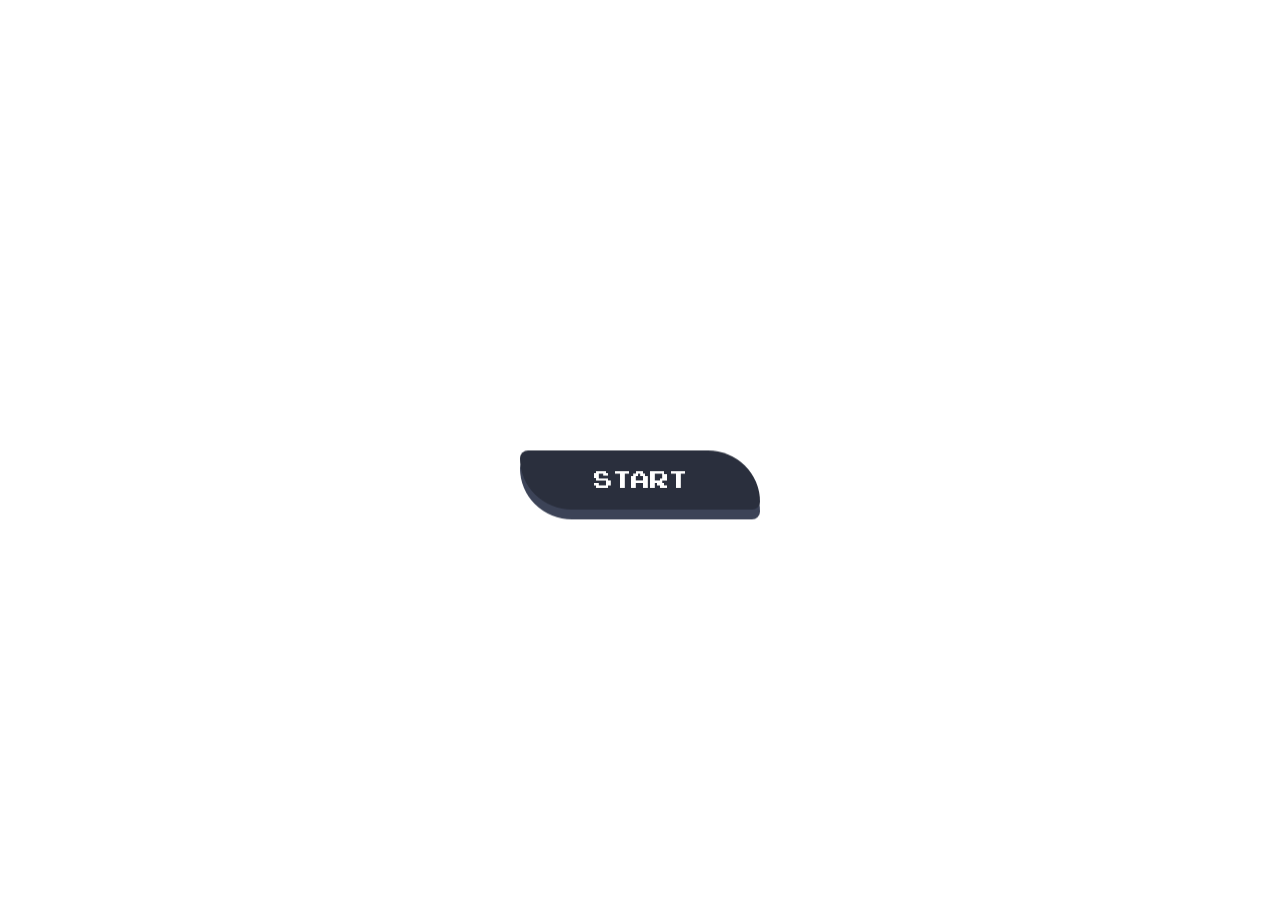
<file: games/pong_game.html>
<!DOCTYPE html>
<html lang="en">

<head>
    <meta charset="UTF-8">

    <!-- JS -->
    <script src="../res/js/p5/p5.min.js"></script>
    <script src="../res/js/p5/p5.sound.min.js"></script>


    <!-- MODEL -->

    <script src="../res/js/pong_game/sketch.js"></script>

    <script src="../res/js/pong_game/model/jugador.js"></script>
    <script src="../res/js/pong_game/model/ball.js"></script>
    <script src="../res/js/pong_game/model/enemyIA.js"></script>
    <script src="../res/js/pong_game/model/pong_game.js"></script>



    <!-- CSS -->
    <link rel="stylesheet" href="../res/css/common/global_variables.css">
    <link rel="stylesheet" href="../res/css/common/game_common.css">
    <link rel="stylesheet" href="../res/css/game/gameStyle.css">
    <link rel="stylesheet" href="../res/css/game/pong/pong.css">

    <title>PONG</title>
</head>

<body>
    <!--<p id="hola" class="visible" onclick=change()>Hola</p>
    <p id="adios" class="not-visible" onclick=change()>No puesto</p>-->
    <!--- <button onclick=change()>
        <a id="link" class="not-visible" href="pong_menu.html">AQUI</a>
    </button>-->
    <div id="startmenu">
        <div>
            <button class="arcade-btn" id="btn-start">Start</button>
        </div>

    </div>

    <div id="gamemenu">
        <div id="difficultySreen">
            <button class="arcade-btn" id="btn-easy">Easy</button>
            <button class="arcade-btn" id="btn-medium">Medium</button>
            <button class="arcade-btn" id="btn-impossible">Impossible</button>
            <button class="arcade-btn" id="btn-2players">2 Players</button>

        </div>

        <!--<div id="soundWrapper">
            <button id="soundButton" class="arcade-btn" aria-label="Toggle Sound"></button>
            <label for="soundButton">SOUND</label>
        </div>-->
    </div>

</body>

</html>
</file>
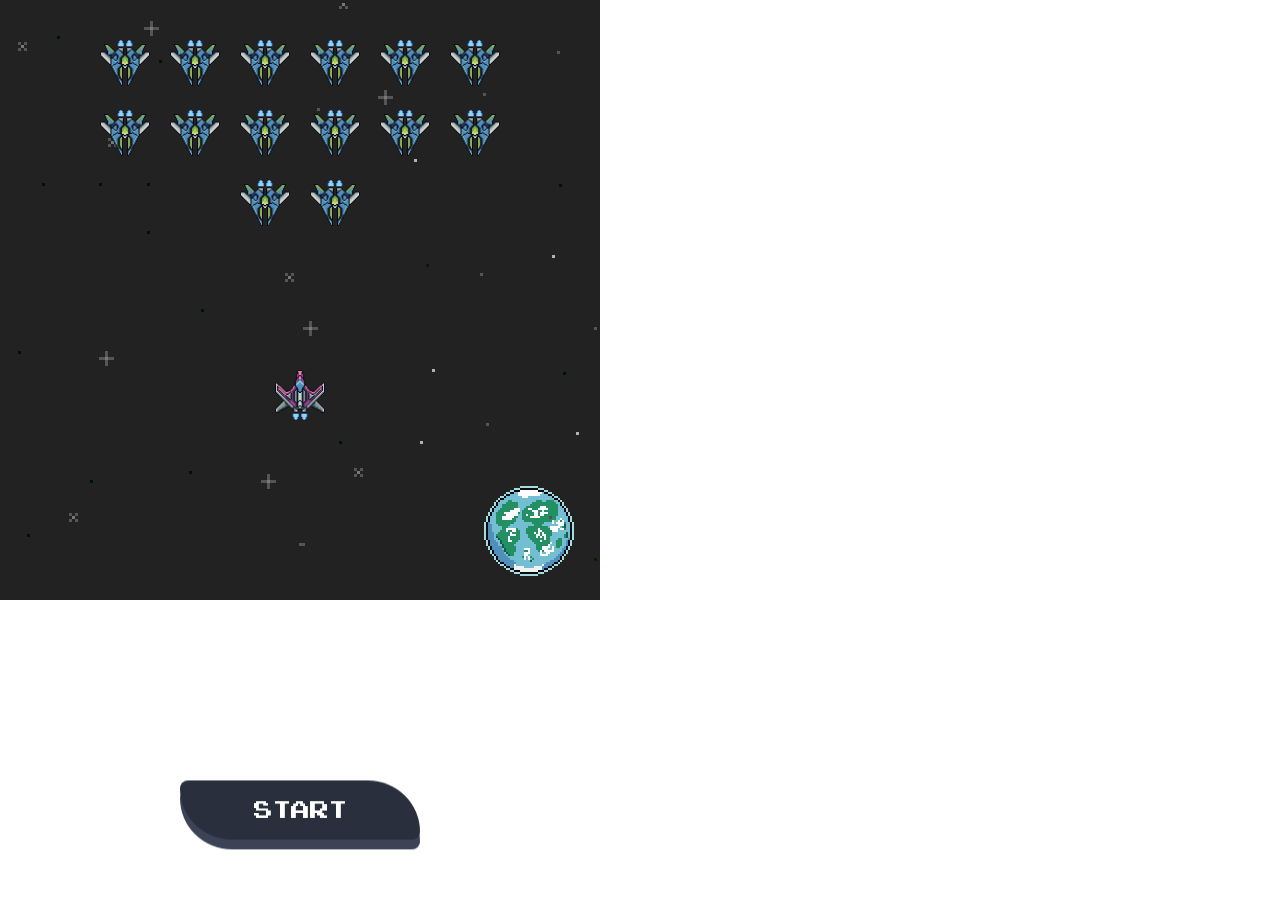
<file: games/space_invaders.html>
<!DOCTYPE html>
<html lang="en">
<head>
	<meta charset="UTF-8">

	<!-- JS -->
	<script src="../res/js/p5/p5.min.js"></script>
	<script src="../res/js/space_invaders/space_invaders.js"></script>

	<!-- Model -->
	<script src="../res/js/space_invaders/model/game/game.js"></script>
	<script src="../res/js/space_invaders/model/game/spaceInvaders.js"></script>

	<script src="../res/js/space_invaders/model/object/physicsObject.js"></script>
	<script src="../res/js/space_invaders/model/object/characterObject.js"></script>
	<script src="../res/js/space_invaders/model/object/ship.js"></script>
	
	<script src="../res/js/space_invaders/model/object/enemy/enemy.js"></script>
	<script src="../res/js/space_invaders/model/object/enemy/basicEnemy.js"></script>

	<script src="../res/js/space_invaders/model/object/bullet/bullet.js"></script>

	<script src="../res/js/space_invaders/model/animations/spcinvanimation.js"></script>
	<script src="../res/js/space_invaders/model/animations/imgAnimation.js"></script>
	<script src="../res/js/space_invaders/model/animations/shipExplosionAnimation.js"></script>
	<script src="../res/js/space_invaders/model/animations/SyncAnimation.js"></script>
	<script src="../res/js/space_invaders/model/animations/basicEnemyAnimation.js"></script>
	<!-- <script src="../res/js/space_invaders/model/animations/parabolaAnimation.js"></script> -->
	<script src="../res/js/space_invaders/model/animations/bessierAnimation.js"></script>
	<script src="../res/js/space_invaders/model/animations/shipHitAnimation.js"></script>

	<!-- Tools -->
	<script src="../res/js/space_invaders/tools/bessier.js"></script>
	<script src="../res/js/space_invaders/tools/randomGenerator.js"></script>

	<!-- CSS -->
	<link rel="stylesheet" href="../res/css/common/global_variables.css">
	<link rel="stylesheet" href="../res/css/common/game_common.css">
	<link rel="stylesheet" href="../res/css/game/gameStyle.css">
	<link rel="stylesheet" href="../res/css/game/space_invaders/space_invaders.css">

	<title>Space Invaders</title>
</head>
<body>
	<div id="mainmenu">
		<div id="enemyhorde">
			<img src="../res/img/space_invaders/ships/ship_3.png" id="ship" class="ship enemy">
			<img src="../res/img/space_invaders/ships/ship_3.png" id="ship" class="ship enemy">
			<img src="../res/img/space_invaders/ships/ship_3.png" id="ship" class="ship enemy">
			<img src="../res/img/space_invaders/ships/ship_3.png" id="ship" class="ship enemy">
			<img src="../res/img/space_invaders/ships/ship_3.png" id="ship" class="ship enemy">
			<img src="../res/img/space_invaders/ships/ship_3.png" id="ship" class="ship enemy">
			<img src="../res/img/space_invaders/ships/ship_3.png" id="ship" class="ship enemy">
			<img src="../res/img/space_invaders/ships/ship_3.png" id="ship" class="ship enemy">
			<img src="../res/img/space_invaders/ships/ship_3.png" id="ship" class="ship enemy">
			<img src="../res/img/space_invaders/ships/ship_3.png" id="ship" class="ship enemy">
			<img src="../res/img/space_invaders/ships/ship_3.png" id="ship" class="ship enemy">
			<img src="../res/img/space_invaders/ships/ship_3.png" id="ship" class="ship enemy">
			<img src="../res/img/space_invaders/ships/ship_3.png" id="ship" class="ship enemy">
			<img src="../res/img/space_invaders/ships/ship_3.png" id="ship" class="ship enemy">
		</div>
		<img src="../res/img/space_invaders/ships/ship_6.png" id="player" class="ship">
		<button id="btnstart">Start</button>
	</div>
</body>
</html>
</file>
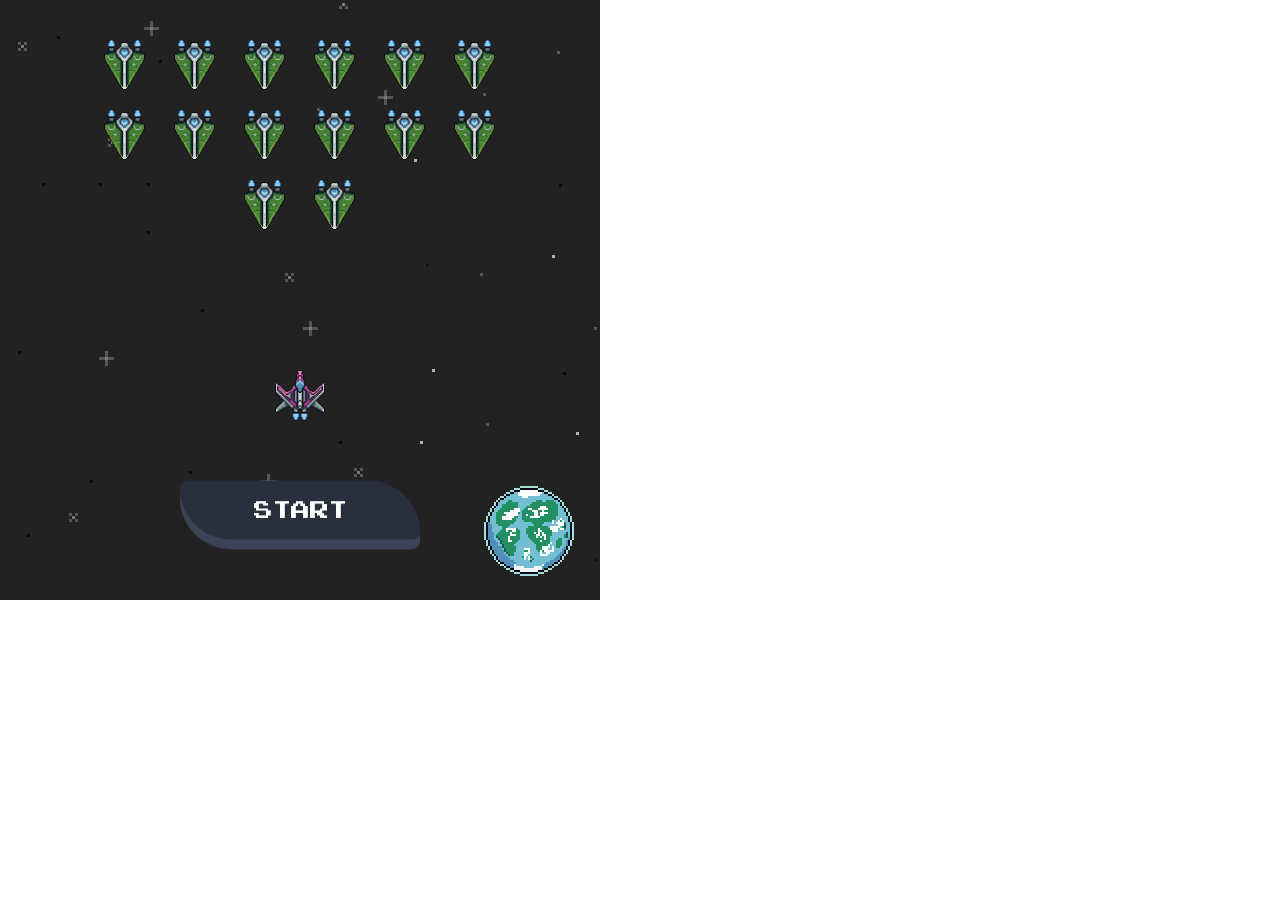
<file: games/spaceInvaders.html>
<!DOCTYPE html>
<html lang="en">
<head>
	<meta charset="UTF-8">

	<!-- JS -->
	<script src="../res/js/p5/p5.min.js"></script>
	<script src="../res/js/spaceInvaders/sketch.js"></script>

	<!-- Model -->
	<script src="../res/js/spaceInvaders/model/game/game.js"></script>
	<script src="../res/js/spaceInvaders/model/game/spaceInvaders.js"></script>

	<script src="../res/js/spaceInvaders/model/object/physicsObject.js"></script>
	<script src="../res/js/spaceInvaders/model/object/characterObject.js"></script>
	<script src="../res/js/spaceInvaders/model/object/ship.js"></script>
	
	<script src="../res/js/spaceInvaders/model/object/enemy/enemy.js"></script>

	<script src="../res/js/spaceInvaders/model/object/bullet/bullet.js"></script>

	<script src="../res/js/spaceInvaders/model/game/stats/statsSpaceInvaders.js"></script>

	<script src="../res/js/spaceInvaders/model/animations/spcinvanimation.js"></script>
	<script src="../res/js/spaceInvaders/model/animations/imgAnimation.js"></script>
	<script src="../res/js/spaceInvaders/model/animations/shipExplosionAnimation.js"></script>
	<script src="../res/js/spaceInvaders/model/animations/SyncAnimation.js"></script>
	<script src="../res/js/spaceInvaders/model/animations/basicEnemyAnimation.js"></script>
	<script src="../res/js/spaceInvaders/model/animations/bessierAnimation.js"></script>
	<script src="../res/js/spaceInvaders/model/animations/shipHitAnimation.js"></script>
	<script src="../res/js/spaceInvaders/model/animations/hoverAnimation.js"></script>

	<!-- Tools -->
	<script src="../res/js/spaceInvaders/tools/bessier.js"></script>
	<script src="../res/js/spaceInvaders/tools/randomGenerator.js"></script>

	<!-- CSS -->
	<link rel="stylesheet" href="../res/css/common/global_variables.css">
	<link rel="stylesheet" href="../res/css/common/game_common.css">
	<link rel="stylesheet" href="../res/css/game/gameStyle.css">
	<link rel="stylesheet" href="../res/css/game/spaceInvaders/spaceInvaders.css">

	<title>Space Invaders</title>
</head>
<body>
	<div id="mainmenu">
		<div id="enemyhorde">
			<img src="../res/img/spaceInvaders/enemies/ship_tutorial.png" id="ship" class="ship enemy">
			<img src="../res/img/spaceInvaders/enemies/ship_tutorial.png" id="ship" class="ship enemy">
			<img src="../res/img/spaceInvaders/enemies/ship_tutorial.png" id="ship" class="ship enemy">
			<img src="../res/img/spaceInvaders/enemies/ship_tutorial.png" id="ship" class="ship enemy">
			<img src="../res/img/spaceInvaders/enemies/ship_tutorial.png" id="ship" class="ship enemy">
			<img src="../res/img/spaceInvaders/enemies/ship_tutorial.png" id="ship" class="ship enemy">
			<img src="../res/img/spaceInvaders/enemies/ship_tutorial.png" id="ship" class="ship enemy">
			<img src="../res/img/spaceInvaders/enemies/ship_tutorial.png" id="ship" class="ship enemy">
			<img src="../res/img/spaceInvaders/enemies/ship_tutorial.png" id="ship" class="ship enemy">
			<img src="../res/img/spaceInvaders/enemies/ship_tutorial.png" id="ship" class="ship enemy">
			<img src="../res/img/spaceInvaders/enemies/ship_tutorial.png" id="ship" class="ship enemy">
			<img src="../res/img/spaceInvaders/enemies/ship_tutorial.png" id="ship" class="ship enemy">
			<img src="../res/img/spaceInvaders/enemies/ship_tutorial.png" id="ship" class="ship enemy">
			<img src="../res/img/spaceInvaders/enemies/ship_tutorial.png" id="ship" class="ship enemy">
		</div>
		<img src="../res/img/spaceInvaders/ships/ship.png" id="player" class="ship">
		<button id="btnstart" class="arcade-btn">Start</button>
	</div>
	<div id="gameover">
		<h2>Game over</h2>
		<div class="results">
			<!-- <div> -->
				<div class="enemyresult">
					<img src="../res/img/spaceInvaders/enemies/ship_tutorial.png" class="ship enemy">
					<label id="scoreTutorial">x10</label>
				</div>
			<!-- </div> -->
			<br>
			<div>
				<div class="enemyresult">
					<label id="scoreIce">x10</label>
					<img src="../res/img/spaceInvaders/enemies/ship_ice.png" class="ship enemy">
				</div>
				<div class="enemyresult">
					<img src="../res/img/spaceInvaders/enemies/ship_ice_fast.png" class="ship enemy">
					<label id="scoreIceFast">x10</label>
				</div>
			</div>
			<br>
			<div>
				<div class="enemyresult">
					<label id="scoreFire">x10</label>
					<img src="../res/img/spaceInvaders/enemies/ship_fire.png" class="ship enemy">
				</div>
				<div class="enemyresult">
					<img src="../res/img/spaceInvaders/enemies/ship_fire_fast.png" class="ship enemy">
					<label id="scoreFireFast">x10</label>
				</div>
			</div>
			<br>
			<div>
				<div class="enemyresult">
					<label id="scoreBeholder">x10</label>
					<img src="../res/img/spaceInvaders/enemies/Beholder.png" class="ship enemy boss">
				</div>
				<div class="enemyresult">
					<img src="../res/img/spaceInvaders/enemies/Emissary.png" class="ship enemy boss">
					<label id="scoreEmissary">x10</label>
				</div>
			</div>
		</div>
		<h3>Thanks for playing!</h3>
		<button id="btnrestart" class="arcade-btn">Play Again</button>
	</div>
</body>
</html>
</file>
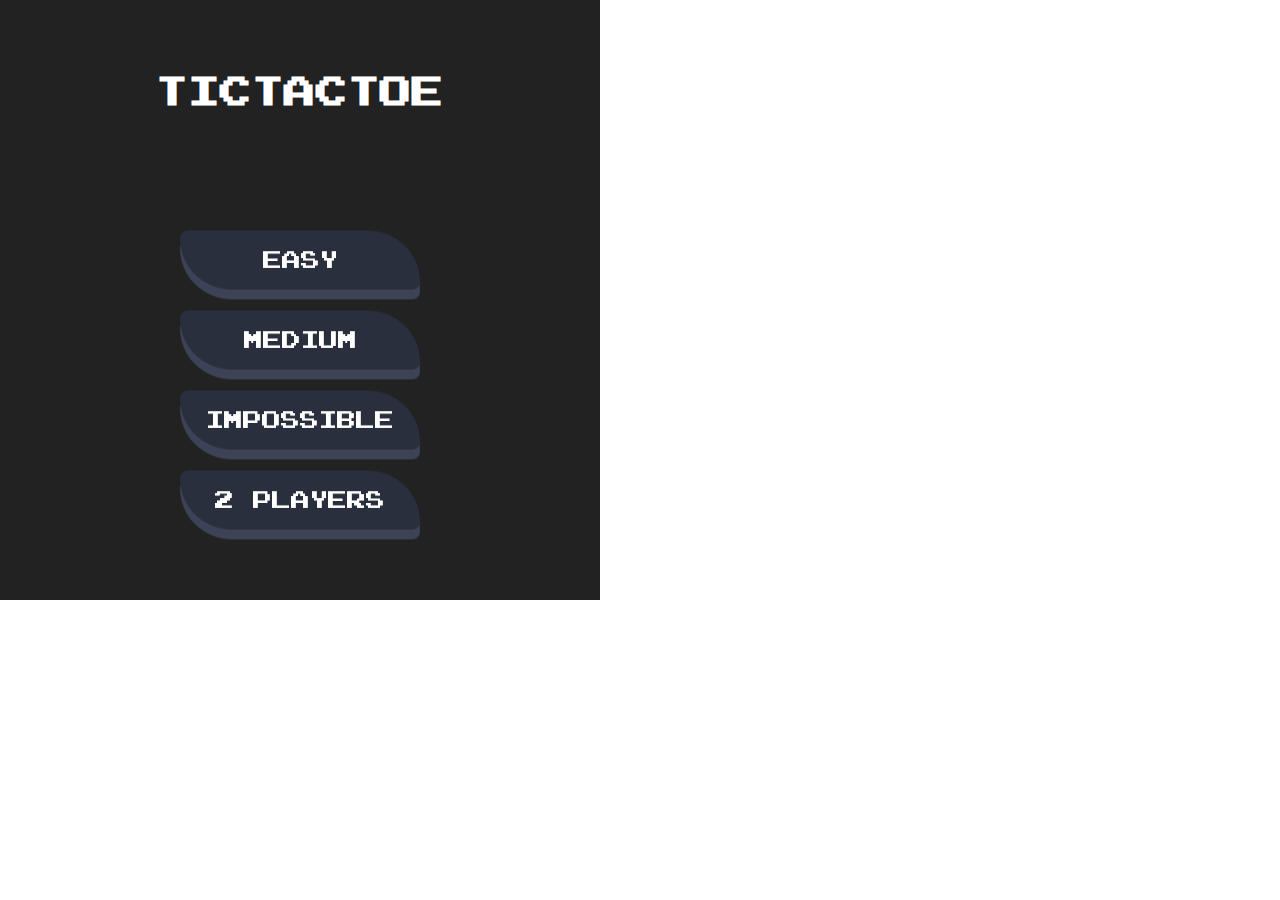
<file: games/tictactoe.html>
<!DOCTYPE html>
<html lang="en">
<head>
	<meta charset="UTF-8">

	<!-- JS -->
	<script src="../res/js/tictactoe/sketch.js"></script>

	<script src="../res/js/tictactoe/model/tictactoe.js"></script>
	<script src="../res/js/tictactoe/model/tictactoeUI.js"></script>
	<script src="../res/js/tictactoe/model/tictactoeUI_AI.js"></script>
	<script src="../res/js/tictactoe/model/TictactoeAI.js"></script>

	<!-- CSS -->
	<link rel="stylesheet" href="../res/css/common/global_variables.css">
	<link rel="stylesheet" href="../res/css/common/game_common.css">
	<link rel="stylesheet" href="../res/css/game/gameStyle.css">
	<link rel="stylesheet" href="../res/css/game/tictactoe/tictactoe.css">

	<title>TicTacToe</title>
</head>
<body>
	<div id="mainmenu">
		<h1>Tictactoe</h1>
		<div>
			<button class="arcade-btn" id="btn-easy">Easy</button>
			<button class="arcade-btn" id="btn-medium">Medium</button>
			<button class="arcade-btn" id="btn-impossible">Impossible</button>
			<button class="arcade-btn" id="btn-2players">2 Players</button>
		</div>
	</div>
	<div id="gamemenu">
		<div class="row">
			<div class="cell">
				<div class="cross unselected">
					<div class="line"></div>
					<div class="line"></div>
				</div>
				<div class="circle unselected">
					<div></div>
				</div>
			</div>
			<div class="cell">
				<div class="cross unselected">
					<div class="line"></div>
					<div class="line"></div>
				</div>
				<div class="circle unselected">
					<div></div>
				</div>
			</div>
			<div class="cell">
				<div class="cross unselected">
					<div class="line"></div>
					<div class="line"></div>
				</div>
				<div class="circle unselected">
					<div></div>
				</div>
			</div>
		</div>
		<div class="row">
			<div class="cell">
				<div class="cross unselected">
					<div class="line"></div>
					<div class="line"></div>
				</div>
				<div class="circle unselected">
					<div></div>
				</div>
			</div>
			<div class="cell">
				<div class="cross unselected">
					<div class="line"></div>
					<div class="line"></div>
				</div>
				<div class="circle unselected">
					<div></div>
				</div>
			</div>
			<div class="cell">
				<div class="cross unselected">
					<div class="line"></div>
					<div class="line"></div>
				</div>
				<div class="circle unselected">
					<div></div>
				</div>
			</div>
		</div>
		<div class="row">
			<div class="cell">
				<div class="cross unselected">
					<div class="line"></div>
					<div class="line"></div>
				</div>
				<div class="circle unselected">
					<div></div>
				</div>
			</div>
			<div class="cell">
				<div class="cross unselected">
					<div class="line"></div>
					<div class="line"></div>
				</div>
				<div class="circle unselected">
					<div></div>
				</div>
			</div>
			<div class="cell">
				<div class="cross unselected">
					<div class="line"></div>
					<div class="line"></div>
				</div>
				<div class="circle unselected">
					<div></div>
				</div>
			</div>
		</div>
	</div>
</body>
</html>
</file>
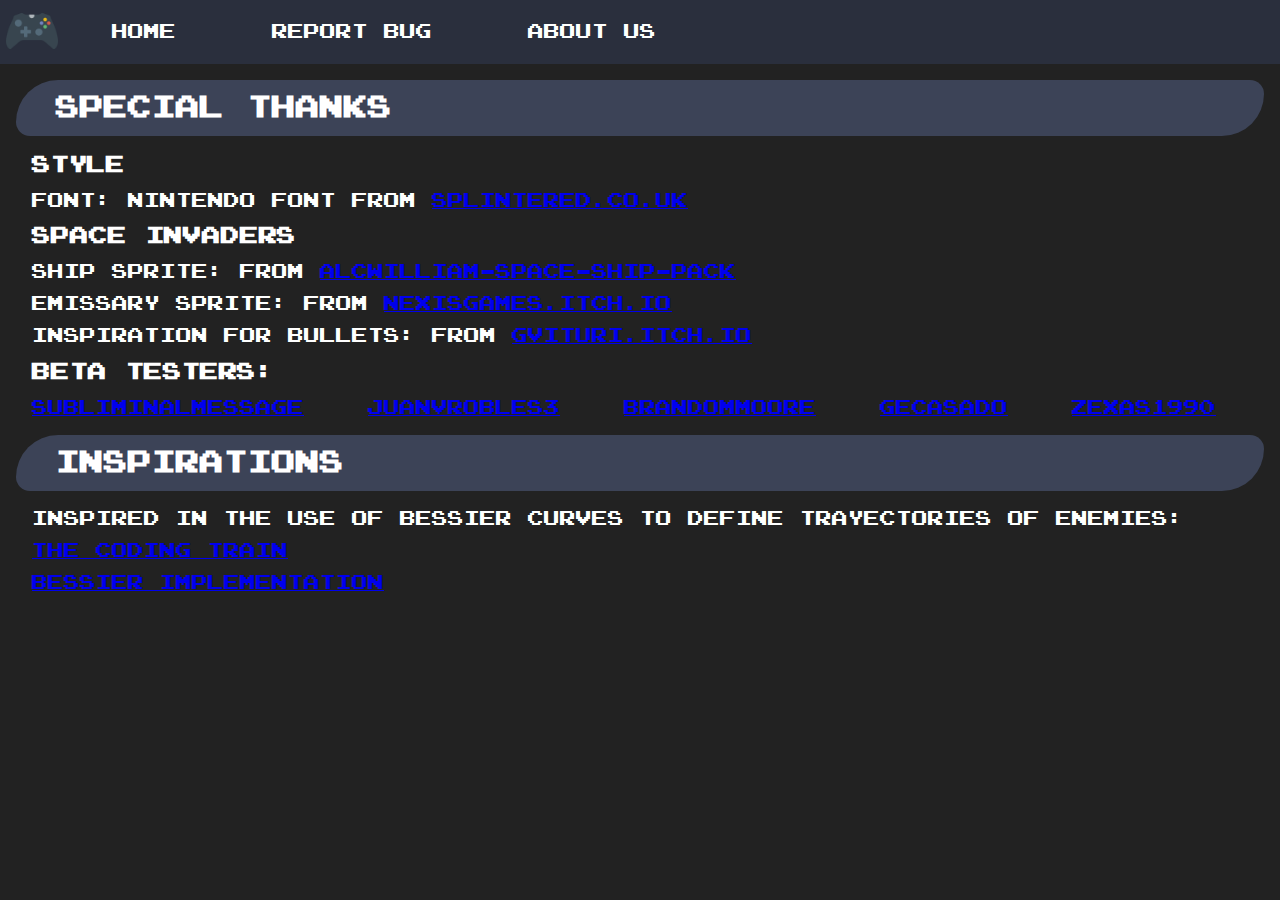
<file: pages/aboutUs.html>
<!DOCTYPE html>
<html lang="en">
<head>
	<meta charset="UTF-8">

	<!-- JS -->
	<!-- <script src="../res/js/"></script> -->

	<!-- CSS -->
	<link rel="stylesheet" href="../res/css/common/global_style.css">
	<link rel="stylesheet" href="../res/css/common/global_variables.css">
	<link rel="stylesheet" href="../res/css/common/header/header.css">

	<!-- Web icon -->
	<link rel="icon" href="../res/img/logos/gameRoom.png">

	<title>About us</title>
</head>
<body>
	<div id="header">
		<a href="./mainMenu.html">
			<img class="logo" src="../res/img/logos/gameRoomDetailed.png" alt="Inicio">
			<a class="link" href="./mainMenu.html">Home</a>
			<a class="link" href="./bugReport.html">Report Bug</a>
			<a class="link" href="./aboutUs.html">About us</a>
		</a>
	</div>

	<h2>Special thanks</h2>
	<h3>Style</h3>
	<p>
		Font: Nintendo font from
		<a href="https://www.splintered.co.uk/experiments/132/">
			splintered.co.uk
		</a>
	</p>
	
	<h3>Space Invaders</h3>
	<p>
		Ship sprite: from
		<a href="https://alcwilliam.itch.io/alcwilliam-space-ship-pack">
			alcwilliam-space-ship-pack
		</a>
	</p>
	<p>
		Emissary sprite: from
		<a href="https://nexisgames.itch.io/spaceships">
			nexisgames.itch.io
		</a>
	</p>
	<p>
		Inspiration for bullets: from
		<a href="https://gvituri.itch.io/space-shooter">
			gvituri.itch.io
		</a>
	</p>

	<h3>Beta testers:</h3>
	<a href="https://github.com/SubliminalMessage">SubliminalMessage</a>
	<a href="https://github.com/JuanVRobles3">JuanVRobles3</a>
	<a href="https://github.com/Brandommoore">Brandommoore</a>
	<a href="https://github.com/gecasado">gecasado</a>
	<a href="https://github.com/Zexas1990">Zexas1990</a>


	<h2>Inspirations</h2>
	<p>
		<p>Inspired in the use of Bessier curves to define trayectories of enemies:</p>
		<p>
			<a href="https://editor.p5js.org/codingtrain/sketches/kZ8dpklQg">The coding train</a> 
		</p>
		<p>
			<a href="https://github.com/peilingjiang/p5.bezier/blob/main/src/p5.bezier.js">Bessier implementation</a>
		</p>
	</p>

</body>
</html>
</file>
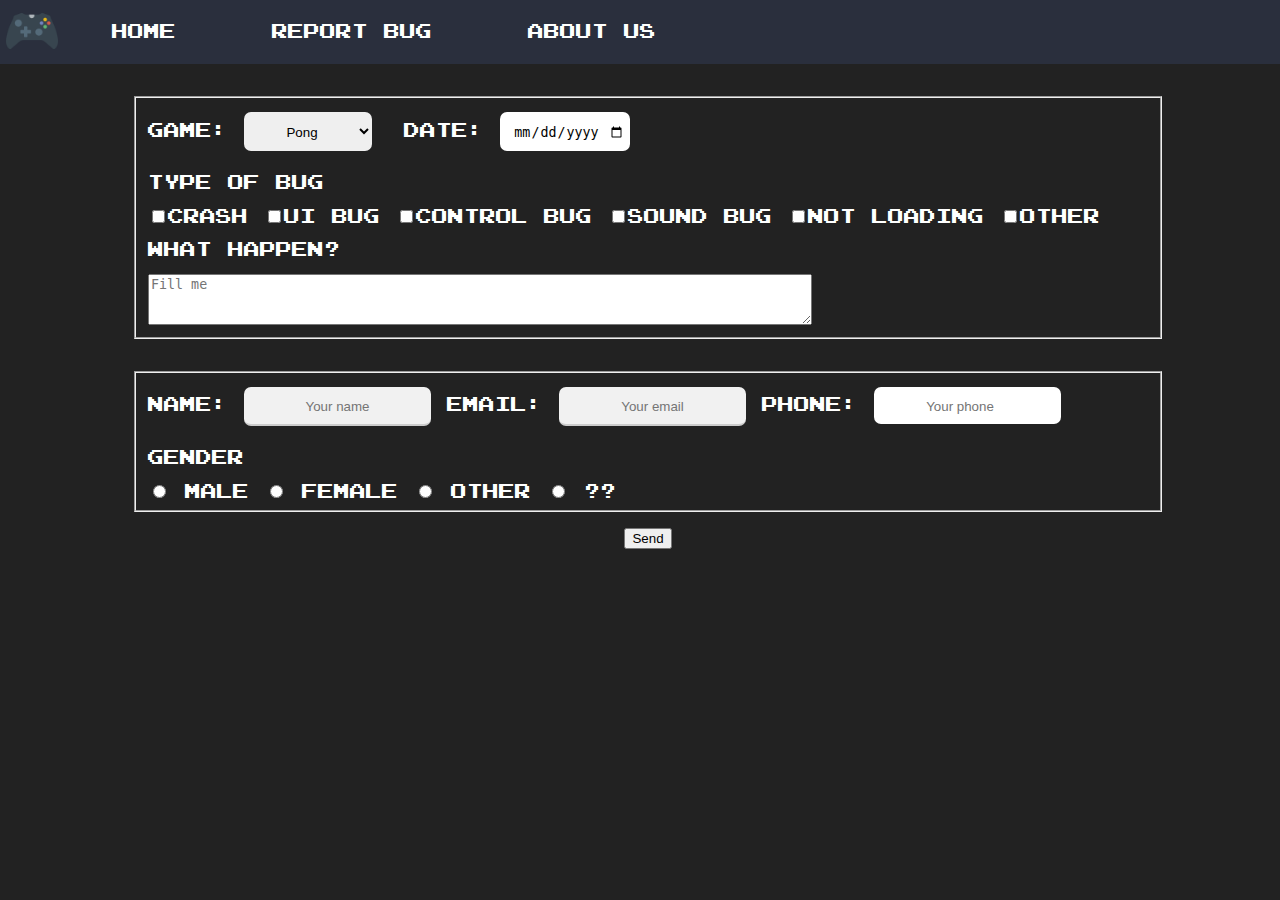
<file: pages/bugReport.html>
<!DOCTYPE html>
<html lang="en">
<head>
	<meta charset="UTF-8">

	<!-- JS -->
	<script src="../res/js/bugReport/bugReport.js"></script>

	<!-- CSS -->
	<link rel="stylesheet" href="../res/css/common/global_style.css">
	<link rel="stylesheet" href="../res/css/common/global_variables.css">
	<link rel="stylesheet" href="../res/css/common/header/header.css">
	<link rel="stylesheet" href="../res/css/bugReport/bugReport.css">

	<!-- Web icon -->
	<link rel="icon" href="../res/img/logos/gameRoom.png">

	<title>GameRoom</title>
</head>
<body>
	<div id="header">
		<a href="./mainMenu.html">
			<img class="logo" src="../res/img/logos/gameRoomDetailed.png" alt="Inicio">
			<a class="link" href="./mainMenu.html">Home</a>
			<a class="link" href="./bugReport.html">Report Bug</a>
			<a class="link" href="./aboutUs.html">About us</a>
		</a>
	</div>

	<form name="datos" method="post" action="mailto:mail@github.com">
		<fieldset>
			<!-- El bug -->
			<label>Game:</label>
			<select name="game" id="gameSelector">
				<!-- filled with js -->
			</select>
			<label>Date:</label>
			<input type="date" name="date" id="datePicker">
			<p>Type of bug</p>
			<div>
				<input type="checkbox" name="Crash">Crash
				<input type="checkbox" name="UI bug">UI bug
				<input type="checkbox" name="Control bug">Control bug
				<input type="checkbox" name="Sound bug">Sound bug
				<input type="checkbox" name="Not loading">Not loading
				<input type="checkbox" name="Other">Other
			</div>
			<p>What happen?</p>
			<textarea rows="3" cols="80" placeholder="Fill me"></textarea>
		</fieldset>
		
		<fieldset>
			<!-- Datos usuario que reporta -->
			<label for="username">Name:</label>
			<input type="text" name="username" id="username" placeholder="Your name">
			<label for="email">Email:</label>
			<input type="text" name="email" id="email" placeholder="Your email">
			<label for="phone">Phone:</label>
			<input type="number" name="phone" id="phone" placeholder="Your phone">
			<p>Gender</p>
			<div>
				<input type="radio" name="sexo"> male
				<input type="radio" name="sexo"> female
				<input type="radio" name="sexo"> other
				<input type="radio" name="sexo"> ??
			</div>
		</fieldset>
		<input type="submit" value="Send" >
	</form>
</body>
</html>
</file>
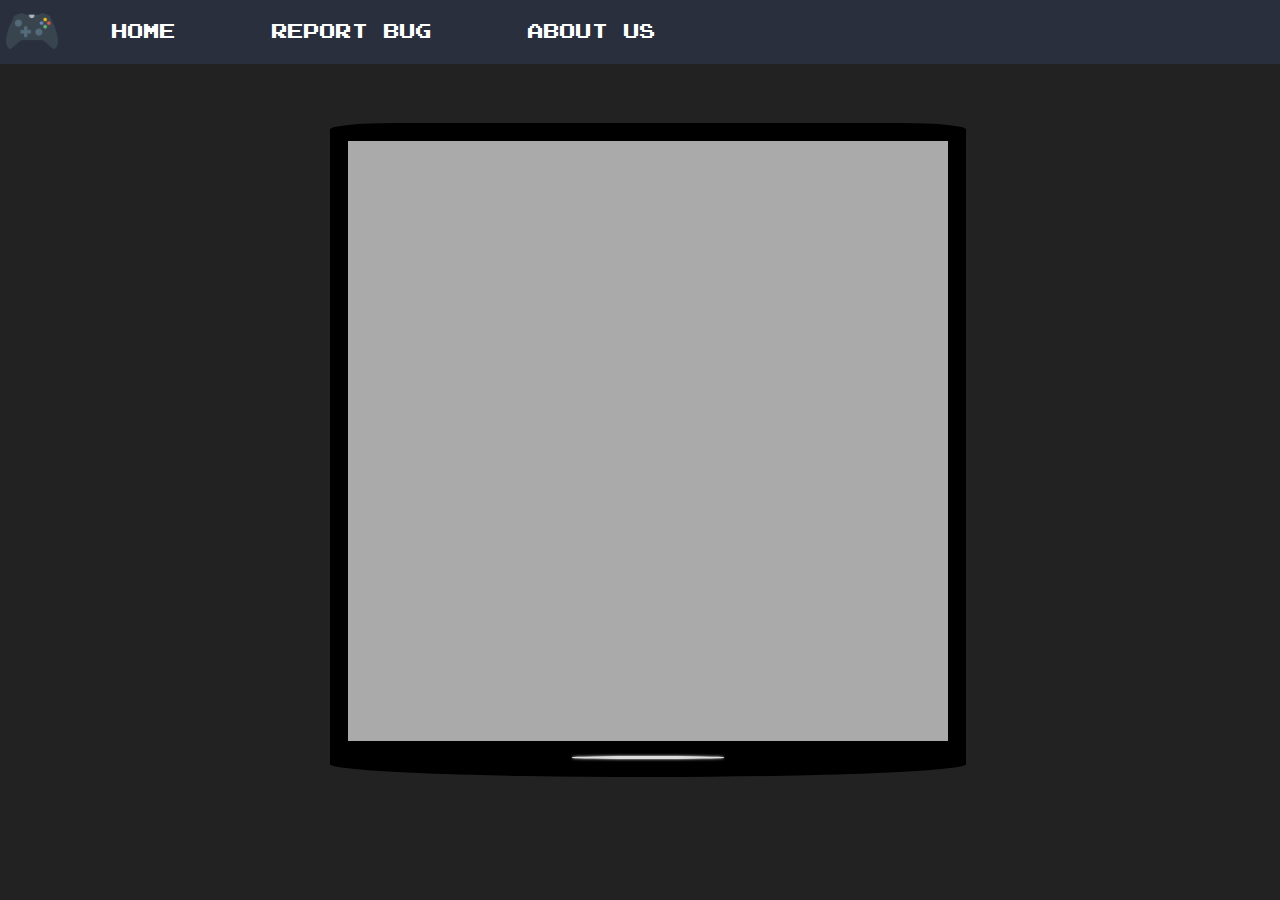
<file: pages/gameMenu.html>
<!DOCTYPE html>
<html lang="en">
<head>
	<meta charset="UTF-8">

	<!-- JS -->
	<script src="../res/js/gameMenu/gameMenu.js"></script>

	<!-- CSS -->
	<link rel="stylesheet" href="../res/css/common/global_style.css">
	<link rel="stylesheet" href="../res/css/common/global_variables.css">
	<link rel="stylesheet" href="../res/css/common/header/header.css">
	<link rel="stylesheet" href="../res/css/gameMenu/gameMenu.css">

	<!-- Icon -->
	<link rel="icon" id="icon" href="../res/img/logos/gameRoomDetailed.png">
	<title></title>
</head>
<body>
	<div id="header">
		<a href="./mainMenu.html">
			<img class="logo" src="../res/img/logos/gameRoomDetailed.png" alt="Inicio">
			<a class="link" href="./mainMenu.html">Home</a>
			<a class="link" href="./bugReport.html">Report Bug</a>
			<a class="link" href="./aboutUs.html">About us</a>
		</a>
	</div>

	<div id="monitorcontainer">
		<h1 id="title"></h1>
		<div id="monitor">
			<iframe id="monitorscreen" src="" frameborder="0"></iframe>
			<div id="bottombar"></div>
		</div>
		<div id="description"></div>
	</div>
</body>
</html>
</file>
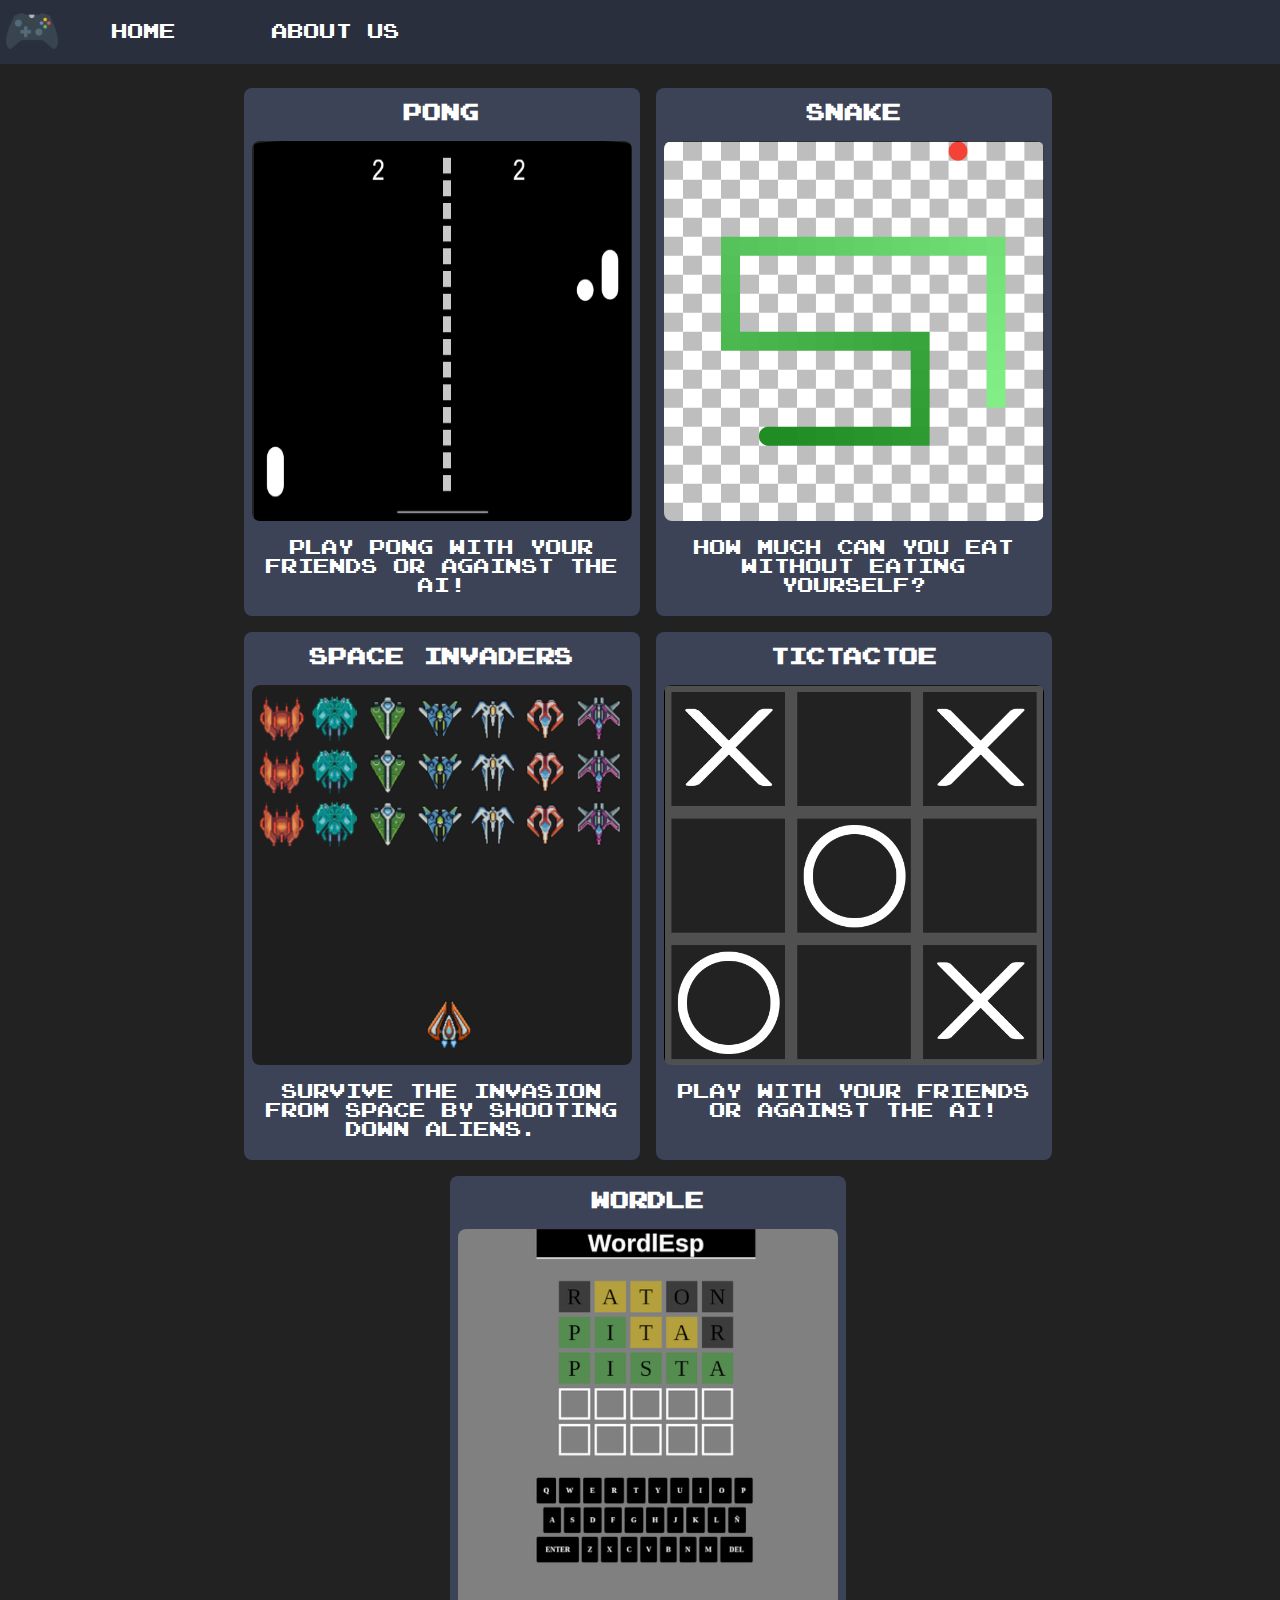
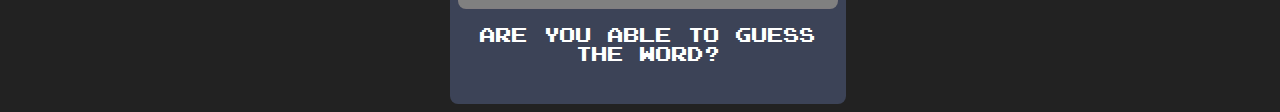
<file: pages/mainMenu.html>
<!DOCTYPE html>
<html lang="en">
<head>
	<meta charset="UTF-8">

	<!-- JS -->
	<script src="../res/js/mainMenu/mainMenu.js"></script>

	<!-- CSS -->
	<link rel="stylesheet" href="../res/css/common/global_style.css">
	<link rel="stylesheet" href="../res/css/common/global_variables.css">
	<link rel="stylesheet" href="../res/css/common/header/header.css">
	<link rel="stylesheet" href="../res/css/mainMenu/mainMenu.css">

	<!-- Web icon -->
	<link rel="icon" href="../res/img/logos/gameRoom.png">

	<title>GameRoom</title>
</head>
<body>
	<div id="header">
		<a href="./mainMenu.html">
			<img class="logo" src="../res/img/logos/gameRoomDetailed.png" alt="Inicio">
			<a class="link" href="./mainMenu.html">Home</a>
			<a class="link" href="./about_us.html">About us</a>
		</a>
	</div>

	<div id="gameSelector">
		<!-- <div class="game">
			<h3>Test game</h3>
			<a href="../games/space_invaders.html">
				<img src="../res/img/thumbnail/space_invaders.png" alt="">
			</a>
			<p>This is a debug description for a testing game. Do not think this is valid.</p>
		</div> -->
		<!-- * Filled with JS -->
	</div>
</body>
</html>
</file>
<file: res/css/common/global_variables.css>
/* Nintendoid font from https://www.splintered.co.uk/experiments/132/ */
@font-face {
	font-family: 'Nintendoid1';
	font-style: normal;
	font-weight: 400;
	src:  url([data-uri]) format('woff2');
}

:root {

	/* Estilo letra */
	--font-family: Nintendoid1;
	--font-size-title: 1.3rem;
	--font-size-sub-title: 1.2rem;
	--font-size-text: 1rem;
	--color-texto: rgb(46, 46, 46);

	/* Paleta colores */
	--color-primary: #FFFFFF;
	--color-secondary: #FFCA00;
	--color-tertiary: #FF6732;
	--color-quaternary: #00F2FF;
	--color-quinary: #2A2F3D;
	--color-quinary-light: #3c4357;

	/* Estilo footer */
	--sombra: rgba(47, 91, 234, 0.175);

	/* Estilo base textos */
	--base-sombra: rgba(47, 91, 234, 0.175);
	
	/* Gama de grises de Alex */
	--gris-base: #f5f5f5;
	--gris-borde: #e3e3e3;
	--content-border-radius: 0.5rem;
}
</file>
<file: res/css/common/game_common.css>
body {
	margin: 0;
}
</file>
<file: res/css/game/gameStyle.css>
:root {
	--size: 600px;
}

body {
	overflow: hidden;
	font-family: var(--font-family);
}

canvas {
	overflow: hidden;
}

/* Arcade btn */
.arcade-btn {
	--btn-3d-height: 10px;
	--btn-3d-hover-height: 7px;
	--btn-3d-active-height: 3px;

	font-family: var(--font-family);
	font-size: var(--font-size-sub-title);

	width: var(--btn-width);
	height: var(--btn-height);

	background-color: var(--color-quinary);
	color: var(--color-primary);

	border: none;
	border-radius: 10px;
	border-bottom-left-radius: 65px;
	border-top-right-radius: 65px;

	transform: rotateX(10deg);
	box-shadow: 0 var(--btn-3d-height) 0 0 var(--color-quinary-light);

	transition: 0.15s;

	cursor: pointer;
}

.arcade-btn:hover {
	transform: translateY(calc(var(--btn-3d-height) - var(--btn-3d-hover-height)));
	box-shadow: 0 var(--btn-3d-hover-height) 0 0 var(--color-quinary-light);
}

.arcade-btn:active {
	transform: translateY(calc(var(--btn-3d-height) - var(--btn-3d-active-height)));
	box-shadow: 0 var(--btn-3d-active-height) 0 0 var(--color-quinary-light);
}
</file>
<file: res/css/game/pong/pong.css>
body {
  /* background-image: url("res/js/pong_game/img/pong.gif");*/
}

.p5Canvas {
  display: none;
}

#startmenu {
  display: flex;
  flex-direction: column;
  align-items: center;

  position: relative;
}


#difficultySreen {
  display: flex;
  flex-direction: column;
  align-items: center;

  position: relative;
}

#gamemenu {
  display: block;
  align-items: center;
  flex-direction: column;
  justify-content: center;
  width: 800px;
  height: 600px;
  background-color: #222;
}


.arcade-btn {
  --btn-width: calc(600px * 0.4);
  --btn-height: calc(600px * 0.1);
  margin: 10px;
  padding: 10px;
}

#btn-start,
#btn-restart {
  --btn-width: calc(600px * 0.4);
  --btn-height: calc(600px * 0.1);
  margin-top: 450px;
  padding: 15.7px;
}

#btn-restart {
  margin-left: 290px;
}

h1 {
  color: var(--color-primary);
  margin-left: 250px;
  top: 3.5rem;
  position: absolute;
}
</file>
<file: res/css/game/space_invaders/space_invaders.css>
:root {
	--ship-size: 50px;
	--ship-margin: 10px;
	--ship-full-size: calc(var(--ship-size) + var(--ship-margin) * 2);
}

.p5Canvas {
	display: none;
}

body {
	font-family: var(--font-family);
}

#mainmenu {
	--btn-width: calc(var(--size) * 0.4);
	--btn-height: calc(var(--size) * 0.1);

	width: var(--size);
	height: var(--size);
	background-color: #222;

	display: flex;
	justify-content: center;

	background-image: url("../../../../res/img/space_invaders/background/background.png");
}

/* Ships */
.ship {
	--hover-time: 2s;
	--rotation: 2deg;
	--nominal-rotation: 0deg;
	--amplitude: 5px;
	--half-amplitude: calc(var(--amplitude) / 2);


	width: var(--ship-size);
	height: var(--ship-size);
	margin: var(--ship-margin);
	animation: shiphover var(--hover-time) linear infinite;
}

.ship:hover {
	--hover-time: 1.2s;
	--rotation: 5deg;
	--amplitude: 20px;
	--half-amplitude: calc(var(--amplitude) / 2);
	transition: 6s;
}

.enemy {
	--nominal-rotation: 180deg;
	--amplitude: -5px;
	transform: rotateX(var(--nominal-rotation));
}

#enemyhorde {
	width: calc(var(--ship-full-size) * 6);
	position: absolute;
	top: calc(var(--size) * 0.05);

	display: flex;
	justify-content: center;
	flex-wrap: wrap;
}

#player {
	position: absolute;
	top: calc(var(--size) * 0.6);

}

@keyframes shiphover {
	0% {
		transform:
			translateX(0px)
			rotate(calc(var(--nominal-rotation) + var(--rotation)));
	}
	12.5% {
		transform:
			translateX(var(--half-amplitude))
			rotate(calc(var(--nominal-rotation) + var(--rotation) / 2));
	}
	25% {
		transform:
			translateX(var(--amplitude))
			rotate(var(--nominal-rotation));
	}

	37.5% {
		transform:
			translateX(var(--half-amplitude))
			rotate(calc(var(--nominal-rotation) - var(--rotation) / 2));
	}
	50% {
		transform:
			translateX(0px)
			rotate(calc(var(--nominal-rotation) - var(--rotation)));
	}
	62.5% {
		transform:
			translateX(calc(var(--half-amplitude) * -1))
			rotate(calc(var(--nominal-rotation) - var(--rotation) / 2));
	}

	75% {
		transform:
			translateX(calc(var(--amplitude) * -1))
			rotate(calc(var(--nominal-rotation) + var(--rotation)));
	}
	87.5% {
		transform:
			translateX(calc(var(--half-amplitude) * -1))
			rotate(calc(var(--nominal-rotation) + var(--rotation) / 2));
	}
	100% {
		transform:
			translateX(0px)
			rotate(calc(var(--nominal-rotation) + var(--rotation)));
	}
}

/* BTN start */
#btnstart {
	--btn-3d-height: 10px;
	--btn-3d-hover-height: 7px;
	--btn-3d-active-height: 3px;

	font-family: var(--font-family);
	font-size: var(--font-size-sub-title);

	position: absolute;
	bottom: calc(var(--size) * 0.1);

	width: var(--btn-width);
	height: var(--btn-height);

	background-color: var(--color-quinary);
	color: var(--color-primary);

	border: none;
	border-radius: 10px;
	border-bottom-left-radius: 65px;
	border-top-right-radius: 65px;

	transform: rotateX(10deg);
	box-shadow: 0 var(--btn-3d-height) 0 0 var(--color-quinary-light);

	transition: 0.15s;

	cursor: pointer;
}

#btnstart:hover {
	transform: translateY(calc(var(--btn-3d-height) - var(--btn-3d-hover-height)));
	box-shadow: 0 var(--btn-3d-hover-height) 0 0 var(--color-quinary-light);
}

#btnstart:active {
	transform: translateY(calc(var(--btn-3d-height) - var(--btn-3d-active-height)));
	box-shadow: 0 var(--btn-3d-active-height) 0 0 var(--color-quinary-light);
}
</file>
<file: res/css/game/spaceInvaders/spaceInvaders.css>
:root {
	--ship-size: 50px;
	--boss-ship-size: 70px;
	--ship-margin: 10px;
	--ship-full-size: calc(var(--ship-size) + var(--ship-margin) * 2);
}

.p5Canvas, #gameover {
	display: none;
}

body {
	font-family: var(--font-family);
}

body > div {
	width: var(--size);
	height: var(--size);
	background-color: #222;

	display: flex;
	justify-content: center;

	position: relative;

	background-image: url("../../../../res/img/spaceInvaders/background/background_tutorial.png");
}

#mainmenu {
	--btn-width: calc(var(--size) * 0.4);
	--btn-height: calc(var(--size) * 0.1);
}

/* Ships */
.ship {
	--hover-time: 2s;
	--rotation: 2deg;
	--nominal-rotation: 0deg;
	--amplitude: 5px;
	--half-amplitude: calc(var(--amplitude) / 2);


	width: var(--ship-size);
	height: var(--ship-size);
	margin: var(--ship-margin);
	animation: shiphover var(--hover-time) linear infinite;
}

.ship:hover {
	--hover-time: 1.2s;
	--rotation: 5deg;
	--amplitude: 20px;
	--half-amplitude: calc(var(--amplitude) / 2);
	transition: 6s;
}

.enemy {
	--nominal-rotation: 180deg;
	--amplitude: -5px;
	transform: rotateX(var(--nominal-rotation));
}

#enemyhorde {
	width: calc(var(--ship-full-size) * 6);
	position: absolute;
	top: calc(var(--size) * 0.05);

	display: flex;
	justify-content: center;
	flex-wrap: wrap;
}

#player {
	position: absolute;
	top: calc(var(--size) * 0.6);

}

@keyframes shiphover {
	0% {
		transform:
			translateX(0px)
			rotate(calc(var(--nominal-rotation) + var(--rotation)));
	}
	12.5% {
		transform:
			translateX(var(--half-amplitude))
			rotate(calc(var(--nominal-rotation) + var(--rotation) / 2));
	}
	25% {
		transform:
			translateX(var(--amplitude))
			rotate(var(--nominal-rotation));
	}

	37.5% {
		transform:
			translateX(var(--half-amplitude))
			rotate(calc(var(--nominal-rotation) - var(--rotation) / 2));
	}
	50% {
		transform:
			translateX(0px)
			rotate(calc(var(--nominal-rotation) - var(--rotation)));
	}
	62.5% {
		transform:
			translateX(calc(var(--half-amplitude) * -1))
			rotate(calc(var(--nominal-rotation) - var(--rotation) / 2));
	}

	75% {
		transform:
			translateX(calc(var(--amplitude) * -1))
			rotate(calc(var(--nominal-rotation) + var(--rotation)));
	}
	87.5% {
		transform:
			translateX(calc(var(--half-amplitude) * -1))
			rotate(calc(var(--nominal-rotation) + var(--rotation) / 2));
	}
	100% {
		transform:
			translateX(0px)
			rotate(calc(var(--nominal-rotation) + var(--rotation)));
	}
}


/* BTN start */
#btnstart {
	position: absolute;
	bottom: calc(var(--size) * 0.1);
}


/* Game over */

#gameover {
	--btn-width: calc(var(--size) * 0.4);
	--btn-height: calc(var(--size) * 0.1);

	flex-direction: column;
	align-items: center;
	justify-content: flex-start;
}

div {
	color: var(--color-primary);
}

.results {
	display: flex;
	flex-direction: column;

	margin-top: 0rem;
	margin-bottom: 0.4rem;
}

.results > div {
	display: flex;
	justify-content: center;
	flex-direction: row;
}

.enemyresult {
	align-items: center;
	justify-content: center;
	display: flex;
	flex-direction: row;
}

.enemyresult > * {
	margin: 0.8rem;
}

.boss {
	--ship-size: var(--boss-ship-size);
}
</file>
<file: res/css/game/tictactoe/tictactoe.css>
body > div {
	background-color: #222;
	width: var(--size);
	height: var(--size);
}

h1 {
	color: var(--color-primary);

	top: 3.5rem;
	position: absolute;
}

#mainmenu {
	--btn-width: calc(var(--size) * 0.4);
	--btn-height: calc(var(--size) * 0.1);

	width: var(--size);
	height: var(--size);

	display: flex;
	align-items: center;
	flex-direction: column;

	position: relative;
}

#mainmenu > div {

	position: absolute;
	bottom: calc(var(--size) * 0.1);

	display: flex;
	justify-content: center;
	align-items: center;
	flex-direction: column;
}

#gamemenu {
	background: rgb(80, 80, 80);
}

.arcade-btn {
	margin: 10px;
}


/* Tictactoe */

.row {
	--bars: 2;
	--margin: 10px;
	/* margin: var(--margin); */

	background: rgb(80, 80, 80);

	display: flex;
	flex-direction: column;
}

.cell {
	background-color: #222;
	width: calc(var(--size) / 3 - var(--margin) * 2 / 3);
	height: calc(var(--size) / 3 - var(--margin) * 2 / 3);
}

.row:nth-child(2) {
	margin-right: var(--margin);
	margin-left: var(--margin);
}

#gamemenu > .row > .cell:nth-child(2) {
	margin-top: var(--margin);
	margin-bottom: var(--margin);
}

.cell > div {
	position: relative;

	width: 100%;
	height: 100%;
}

.unselected {
	display: none;
}

.solution > .cross > div {
	background: rgb(96, 173, 8);
}


.solution > .circle > div {
	--color-primary: rgb(96, 173, 8);
}


/* Circle */
.cell .circle > div {
	--show: 0;
}

.cell:hover .circle > div, .circle.selected > div {
	--show: 1;
	top: var(--margin);
	left: var(--margin);
}

.circle > div {
	border: calc(var(--size) / 40 * var(--show)) solid var(--color-primary);
	border-radius: 50%;
	
	width: calc((var(--size) / 3.5 - var(--margin) * 4) * var(--show));
	height: calc((var(--size) / 3.5 - var(--margin) * 4) * var(--show));
	
	position: absolute;
	top: 50%;
	left: 50%;

	transition: 0.5s;
}


/* Cross */

.cell .line {
	--show: 0;
}

.cell:hover .line, .selected > .line {
	--show: 1;
	left: calc(var(--margin) * 0.5);
}

.unselected:hover > .line {
	--show: 0;
}

.line {
	background: var(--color-primary);
	width: calc(var(--size) / 3.5 * var(--show));
	height: calc(var(--size) / 40);

	transition: 0.5s;

	position: absolute;
	top: calc(50% - var(--margin));
	left: 50%;

	border-radius: 0.3rem;
}

.line:nth-child(1) {
	transform: rotate(45deg) skew(-45deg);
}

.line:nth-child(2) {
	transform: rotate(-45deg) skew(45deg);
}
</file>
<file: res/css/common/global_style.css>
body {
	--body-margin: 1rem;

	background-color: #222;
	margin: 0px;

	font-family: var(--font-family);
	font-size: var(--font-size-text);
	color: var(--color-primary);
}

body > * {
	margin-left: calc(var(--margin-amount, 2) * var(--body-margin));
	margin-right: var(--body-margin);
}

h2 {
	--margin-amount: 1;
	color: var(--color-primary);
	border-radius: 3rem 1rem 3rem 1rem;
	background-color: var(--color-quinary-light);
	padding: 1rem;
	padding-left: 2.5rem;   
}

/* Botones chachis */

input[type=text] {
	padding: 12px 5px 10px;
	margin: 8px 0;
	box-sizing: border-box;
	border: none;
	position: relative;
	border-bottom: 2px solid #ccc;
	background-color: #f1f1f1;
	border-radius: 7px;
	text-align: center;
}

.button { 
	background-color: var(--color-tertiary);
	color: white;
	padding: 10px 10px;
	border: none;
	border-radius: 10px;
	cursor: pointer;
}

.button span {
	cursor: pointer;
	display: inline-block;
	position: relative;
	transition: 0.5s;
}

.button span:after {
	content: '\00bb';
	position: absolute;
	opacity: 0;
	top: 0;
	right: -20px;
	transition: 0.2s;
}

.button:hover span {
	padding-right: 15px;
}

.button:hover span:after {
	opacity: 1;
	right: 0;
}
</file>
<file: res/css/common/header/header.css>
:root {
	--header-height: 4rem;
	--header-logo-margin: 0.4rem;
	--header-link-margin: 3rem;
}

body:nth-child(2) {
	margin-top: calc(var(--header-height) + var(--body-margin));
}

#header {
	background: var(--color-quinary);
	
	position: fixed;
	top: 0;
	z-index: 100;
	
	display: flex;
	align-items: center;
	/* justify-content: center; */
	
	margin-left: 0px;
	
	width: 100%;
	height: var(--header-height);
}

#header .logo {
	margin: var(--header-logo-margin);
	
	height: calc(var(--header-height) - var(--header-logo-margin) * 2);
	
	border-radius: calc(var(--header-height) * 0.1);
}

#header .link {
	--focus-box-size: calc(var(--header-height) * 0.3);
	
	color: var(--color-primary);
	margin: var(--header-link-margin);
	
	text-decoration: none;
	text-align: center;
	
	border-radius: calc(var(--focus-box-size) * 0.5);
}

#header .link:hover {
	padding: var(--focus-box-size);
	padding-top: calc(var(--focus-box-size) / 2);
	padding-bottom: calc(var(--focus-box-size) / 2);
	margin: calc(var(--header-link-margin) - var(--focus-box-size));
	
	background: var(--color-quinary-light);
}
</file>
<file: res/css/bugReport/bugReport.css>
select {
	width: 8rem;
}

select, input[type="date"], input[type="number"] {
	padding: 12px 5px 10px;
	margin: 8px 0;
	margin-right: 1rem;
	box-sizing: border-box;
	border: none;
	position: relative;
	border-radius: 7px;
	text-align: center;
}

input {
	opacity: 1;
}

fieldset {
	width: 1000px;
	margin: 1rem;
}

textarea {
	color: black;
}

form {
	display: flex;
	flex-direction: column;
	align-items: center;
	justify-content: center;
}

/* Arcade btn */
.arcade-btn {
	--btn-3d-height: 10px;
	--btn-3d-hover-height: 7px;
	--btn-3d-active-height: 3px;

	font-family: var(--font-family);
	font-size: var(--font-size-sub-title);

	width: 300px;
	height: 50px;

	background-color: var(--color-quinary);
	color: var(--color-primary);

	border: none;
	border-radius: 10px;
	border-bottom-left-radius: 65px;
	border-top-right-radius: 65px;

	transform: rotateX(10deg);
	box-shadow: 0 var(--btn-3d-height) 0 0 var(--color-quinary-light);

	transition: 0.15s;

	cursor: pointer;
}

.arcade-btn:hover {
	transform: translateY(calc(var(--btn-3d-height) - var(--btn-3d-hover-height)));
	box-shadow: 0 var(--btn-3d-hover-height) 0 0 var(--color-quinary-light);
}

.arcade-btn:active {
	transform: translateY(calc(var(--btn-3d-height) - var(--btn-3d-active-height)));
	box-shadow: 0 var(--btn-3d-active-height) 0 0 var(--color-quinary-light);
}
</file>
<file: res/css/gameMenu/gameMenu.css>
:root {
	--width: 600px;
	--height: 600px;

	--border: 2vh;
}

body {
	background-color: #222;
}

#title {
	color: var(--color-primary);
}

#monitorcontainer {
	display: flex;
	align-items: center;
	justify-content: center;
	flex-direction: column;
}

#monitor {
	--border-horizontal: calc(var(--border) * 2);
	--border-top: var(--border);
	--border-bottom: calc(var(--border) * 2);
	--border-vertical: calc(var(--border-top) + var(--border-bottom));

	--monitor-color: #000;

	display: flex;
	position: relative;
	justify-content: center;

	min-width: calc(var(--width) + var(--border-horizontal));
	height: calc(var(--height));

	background: var(--monitor-color);

	padding-top: var(--border-top);
	padding-bottom: var(--border-bottom);

	border-top-left-radius: 10% 1%;
	border-top-right-radius: 10% 1%;
	border-bottom-left-radius: 50% 2%;
	border-bottom-right-radius: 50% 2%;
}

#monitor:after {
	content: '';
	display: block;
	position: absolute;
	bottom: calc(var(--border-bottom) / 2);
	height: .4%;
	width: 24%;
	background: #ddd; 
	border-radius: 50%;
	box-shadow: 0 0 3px 0 white;
}

#monitorscreen {
	width: var(--width);
	height: var(--height);

	background: #aaa;
}

#description {
	margin-top: calc(2 * var(--border));
	width: var(--width);
	color: var(--color-primary);
	text-align: center;
}
</file>
<file: res/css/mainMenu/mainMenu.css>
#gameSelector {
	display: flex;
	align-items: center;
	justify-content: center;
	flex-flow: row wrap;

	color: var(--color-primary);
}

#gameSelector > * {
	border-radius: 0.5rem;
}

.game {
	--game-width: 380px;
	--game-height: 520px;

	display: flex;
	align-items: center;
	flex-direction: column;

	width: var(--game-width);
	height: var(--game-height);
	background: var(--color-quinary-light);
	padding: 0 0.5rem 0.5rem 0.5rem;
	margin: 0.5rem;
}

.game > h3 {
	margin-top: 1rem;
}

img {
	width: var(--game-width);
	height: var(--game-width);
	border-radius: 0.5rem;

	transition: 0.7s;
}

img:hover {
	transform: scale(1.1);
}

p {
	text-align: center;
	line-height: 1.2rem;
}
</file>
